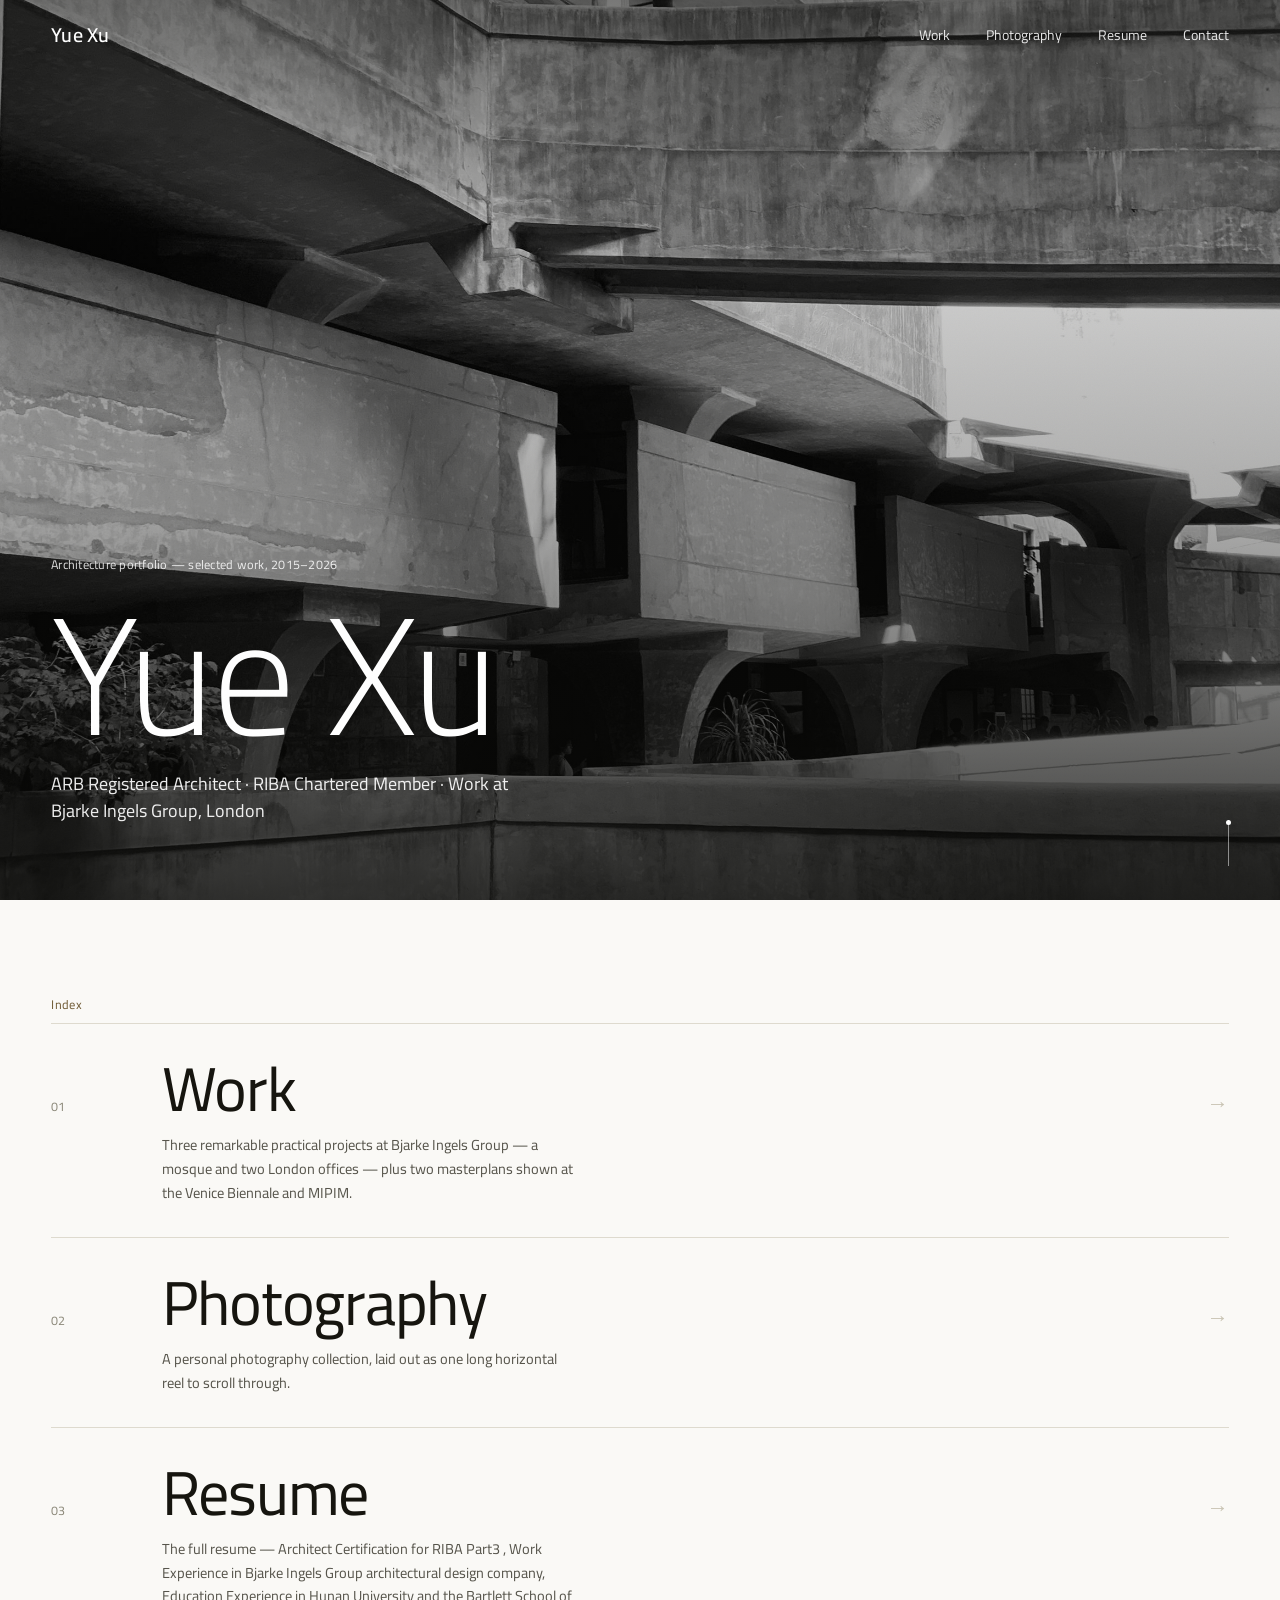
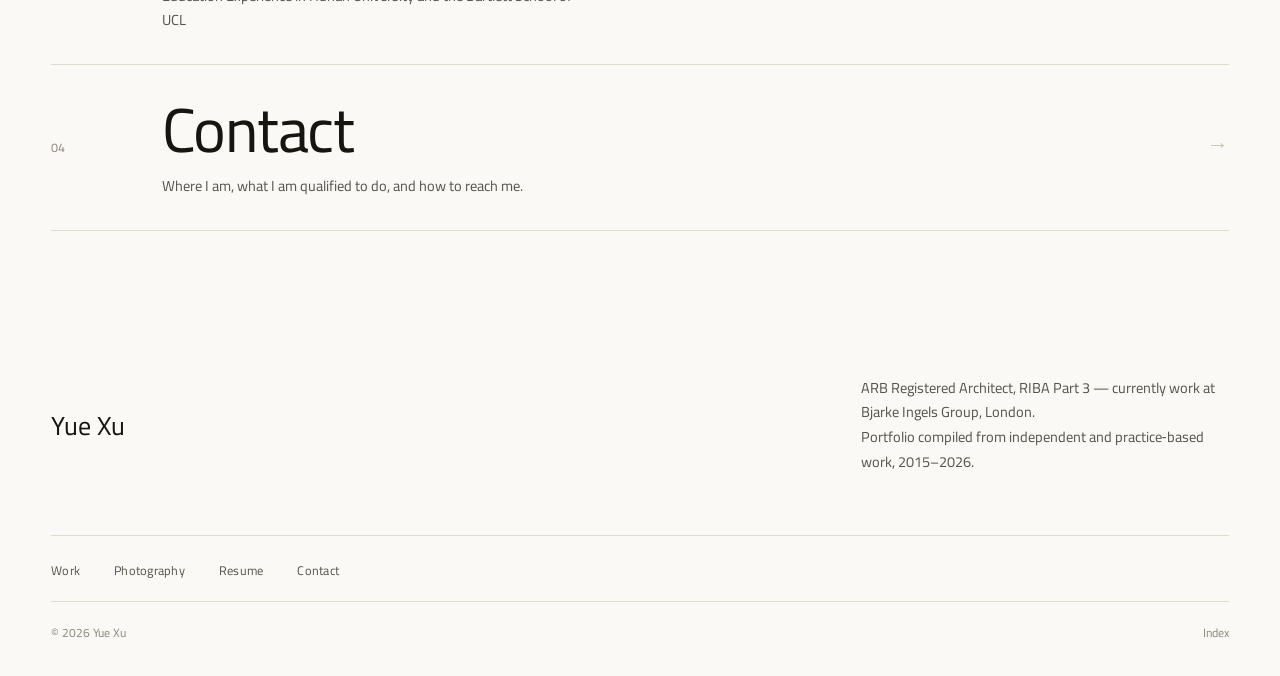
<file: index.html>
<!DOCTYPE html>
<html lang="en">
<head>
<meta charset="UTF-8">
<meta name="viewport" content="width=device-width, initial-scale=1.0">
<title>Yue Xu — Architecture Portfolio</title>
<meta name="description" content="Yue Xu — Architect, RIBA Part 3. Selected work 2015–2026, including BIG projects, plus a personal photography collection.">
<link rel="icon" href="assets/logo_mark.png">
<link rel="preconnect" href="https://fonts.googleapis.com">
<link rel="preconnect" href="https://fonts.gstatic.com" crossorigin>
<link href="https://fonts.googleapis.com/css2?family=Cairo:wght@200;300;400;500;600;700;800;900&display=swap" rel="stylesheet">
<link rel="stylesheet" href="css/style.css">
</head>
<body class="page-hero">

<div class="grain"></div>

<!-- ============ NAV ============ -->
<header class="nav" id="nav">
  <a class="nav-mark" href="index.html" aria-label="Home">
    <span>Yue Xu</span>
  </a>
  <nav class="nav-links">
    <a href="work.html">Work</a>
    <a href="photography.html">Photography</a>
    <a href="resume.html">Resume</a>
    <a href="contact.html">Contact</a>
  </nav>
  <button class="nav-toggle" id="navToggle" aria-label="Menu">
    <span></span><span></span>
  </button>
</header>

<!-- ============ HERO ============ -->
<section class="hero">
  <div class="hero-media">
    <img src="assets/hero-background.jpg" alt="Board-marked concrete beams and cantilevered floors of a brutalist building">
  </div>
  <div class="hero-scrim"></div>
  <div class="hero-content">
    <p class="hero-kicker">Architecture portfolio — selected work, 2015–2026</p>
    <h1 class="hero-title">Yue&nbsp;Xu</h1>
    <p class="hero-role">ARB Registered Architect · RIBA Chartered Member · Work at Bjarke Ingels Group, London</p>
  </div>
  <a class="hero-scroll" href="#navigator" aria-label="Scroll down">
    <span></span>
  </a>
</section>

<!-- ============ NAVIGATOR ============ -->
<section class="navigator" id="navigator">
  <div class="navigator-head">
    <p class="eyebrow">Index</p>
  </div>

  <div class="nav-cards">
    <a class="nav-card" href="work.html">
      <span class="nav-card-index">01</span>
      <span class="nav-card-body">
        <span class="nav-card-title">Work</span>
        <span class="nav-card-desc">Three remarkable practical projects at Bjarke Ingels Group — a mosque and two London offices — plus two masterplans shown at the Venice Biennale and MIPIM.</span>
      </span>
      <span class="nav-card-arrow" aria-hidden="true">→</span>
    </a>

    <a class="nav-card" href="photography.html">
      <span class="nav-card-index">02</span>
      <span class="nav-card-body">
        <span class="nav-card-title">Photography</span>
        <span class="nav-card-desc">A personal photography collection, laid out as one long horizontal reel to scroll through.</span>
      </span>
      <span class="nav-card-arrow" aria-hidden="true">→</span>
    </a>

    <a class="nav-card" href="resume.html">
      <span class="nav-card-index">03</span>
      <span class="nav-card-body">
        <span class="nav-card-title">Resume</span>
        <span class="nav-card-desc">The full resume — Architect Certification for RIBA Part3 , Work Experience in Bjarke Ingels Group architectural design company, Education Experience in Hunan University and the Bartlett School of UCL</span>
      </span>
      <span class="nav-card-arrow" aria-hidden="true">→</span>
    </a>

    <a class="nav-card" href="contact.html">
      <span class="nav-card-index">04</span>
      <span class="nav-card-body">
        <span class="nav-card-title">Contact</span>
        <span class="nav-card-desc">Where I am, what I am qualified to do, and how to reach me.</span>
      </span>
      <span class="nav-card-arrow" aria-hidden="true">→</span>
    </a>
  </div>
</section>

<!-- ============ FOOTER ============ -->
<footer class="site-footer">
  <div class="footer-top">
    <div class="footer-mark">
      <span>Yue Xu</span>
    </div>
    <p class="footer-line">ARB Registered Architect, RIBA Part 3 — currently work at Bjarke Ingels Group, London.<br>Portfolio compiled from independent and practice‑based work, 2015–2026.</p>
  </div>
  <nav class="footer-nav">
    <a href="work.html">Work</a>
    <a href="photography.html">Photography</a>
    <a href="resume.html">Resume</a>
    <a href="contact.html">Contact</a>
  </nav>
  <div class="footer-bottom">
    <span>© 2026 Yue Xu</span>
    <a href="index.html" aria-current="page">Index</a>
  </div>
</footer>

<script src="js/data.js"></script>
<script src="js/main.js"></script>
</body>
</html>
</file>
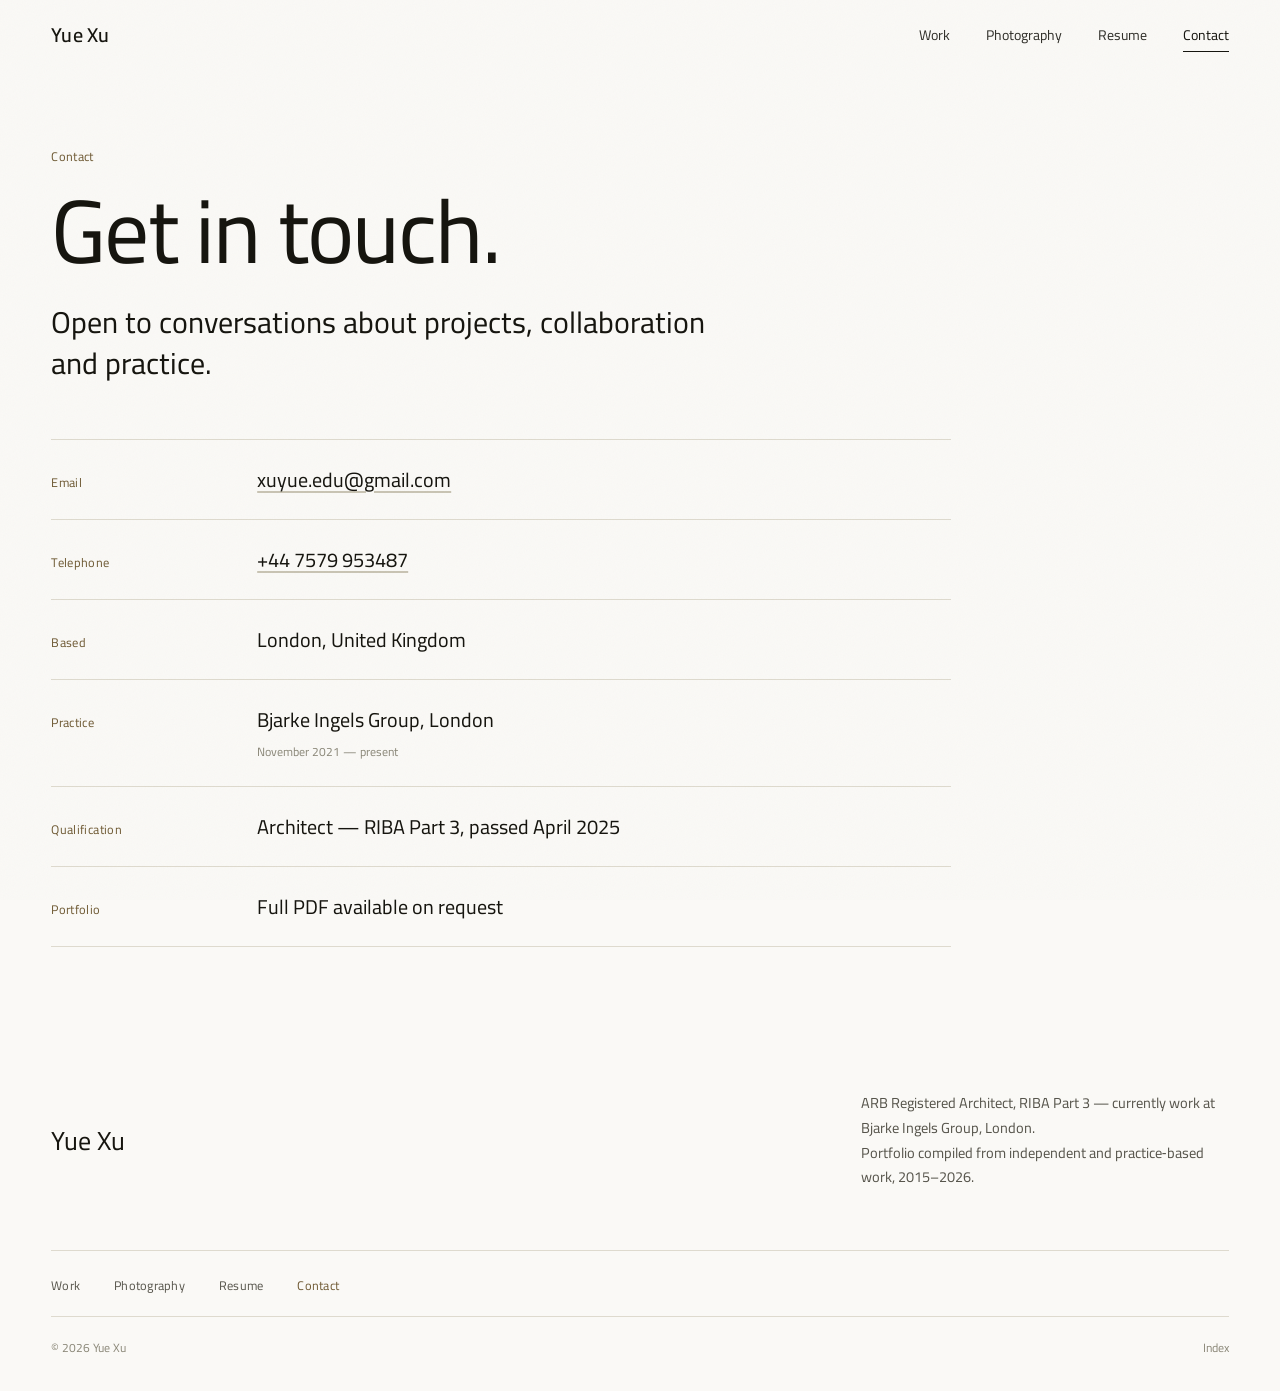
<file: contact.html>
<!DOCTYPE html>
<html lang="en">
<head>
<meta charset="UTF-8">
<meta name="viewport" content="width=device-width, initial-scale=1.0">
<title>Contact — Yue Xu</title>
<meta name="description" content="Contact Yue Xu — architect, RIBA Part 3, based in London.">
<link rel="icon" href="assets/logo_mark.png">
<link rel="preconnect" href="https://fonts.googleapis.com">
<link rel="preconnect" href="https://fonts.gstatic.com" crossorigin>
<link href="https://fonts.googleapis.com/css2?family=Cairo:wght@200;300;400;500;600;700;800;900&display=swap" rel="stylesheet">
<link rel="stylesheet" href="css/style.css">
</head>
<body>

<div class="grain"></div>

<!-- ============ NAV ============ -->
<header class="nav" id="nav">
  <a class="nav-mark" href="index.html" aria-label="Home">
    <span>Yue Xu</span>
  </a>
  <nav class="nav-links">
    <a href="work.html">Work</a>
    <a href="photography.html">Photography</a>
    <a href="resume.html">Resume</a>
    <a href="contact.html" class="is-active" aria-current="page">Contact</a>
  </nav>
  <button class="nav-toggle" id="navToggle" aria-label="Menu">
    <span></span><span></span>
  </button>
</header>

<!-- ============ PAGE HEAD ============ -->
<div class="page-head">
  <p class="eyebrow">Contact</p>
  <h1>Get in touch.</h1>
  <p class="page-lede">Open to conversations about projects, collaboration and practice.</p>
</div>

<!-- ============ CONTACT ============ -->
<section class="contact">
  <dl class="contact-list">
    <div class="contact-row">
      <dt>Email</dt>
      <dd><a href="mailto:xuyue.edu@gmail.com">xuyue.edu@gmail.com</a></dd>
    </div>
    <div class="contact-row">
      <dt>Telephone</dt>
      <dd><a href="tel:+447579953487">+44 7579 953487</a></dd>
    </div>
    <div class="contact-row">
      <dt>Based</dt>
      <dd>London, United Kingdom</dd>
    </div>
    <div class="contact-row">
      <dt>Practice</dt>
      <dd>Bjarke Ingels Group, London
        <small>November 2021 — present</small>
      </dd>
    </div>
    <div class="contact-row">
      <dt>Qualification</dt>
      <dd>Architect — RIBA Part 3, passed April 2025</dd>
    </div>
    <div class="contact-row">
      <dt>Portfolio</dt>
      <dd>Full PDF available on request</dd>
    </div>
  </dl>
</section>

<!-- ============ FOOTER ============ -->
<footer class="site-footer">
  <div class="footer-top">
    <div class="footer-mark">
      <span>Yue Xu</span>
    </div>
    <p class="footer-line">ARB Registered Architect, RIBA Part 3 — currently work at Bjarke Ingels Group, London.<br>Portfolio compiled from independent and practice‑based work, 2015–2026.</p>
  </div>
  <nav class="footer-nav">
    <a href="work.html">Work</a>
    <a href="photography.html">Photography</a>
    <a href="resume.html">Resume</a>
    <a href="contact.html" aria-current="page">Contact</a>
  </nav>
  <div class="footer-bottom">
    <span>© 2026 Yue Xu</span>
    <a href="index.html">Index</a>
  </div>
</footer>

<script src="js/data.js"></script>
<script src="js/main.js"></script>
</body>
</html>
</file>
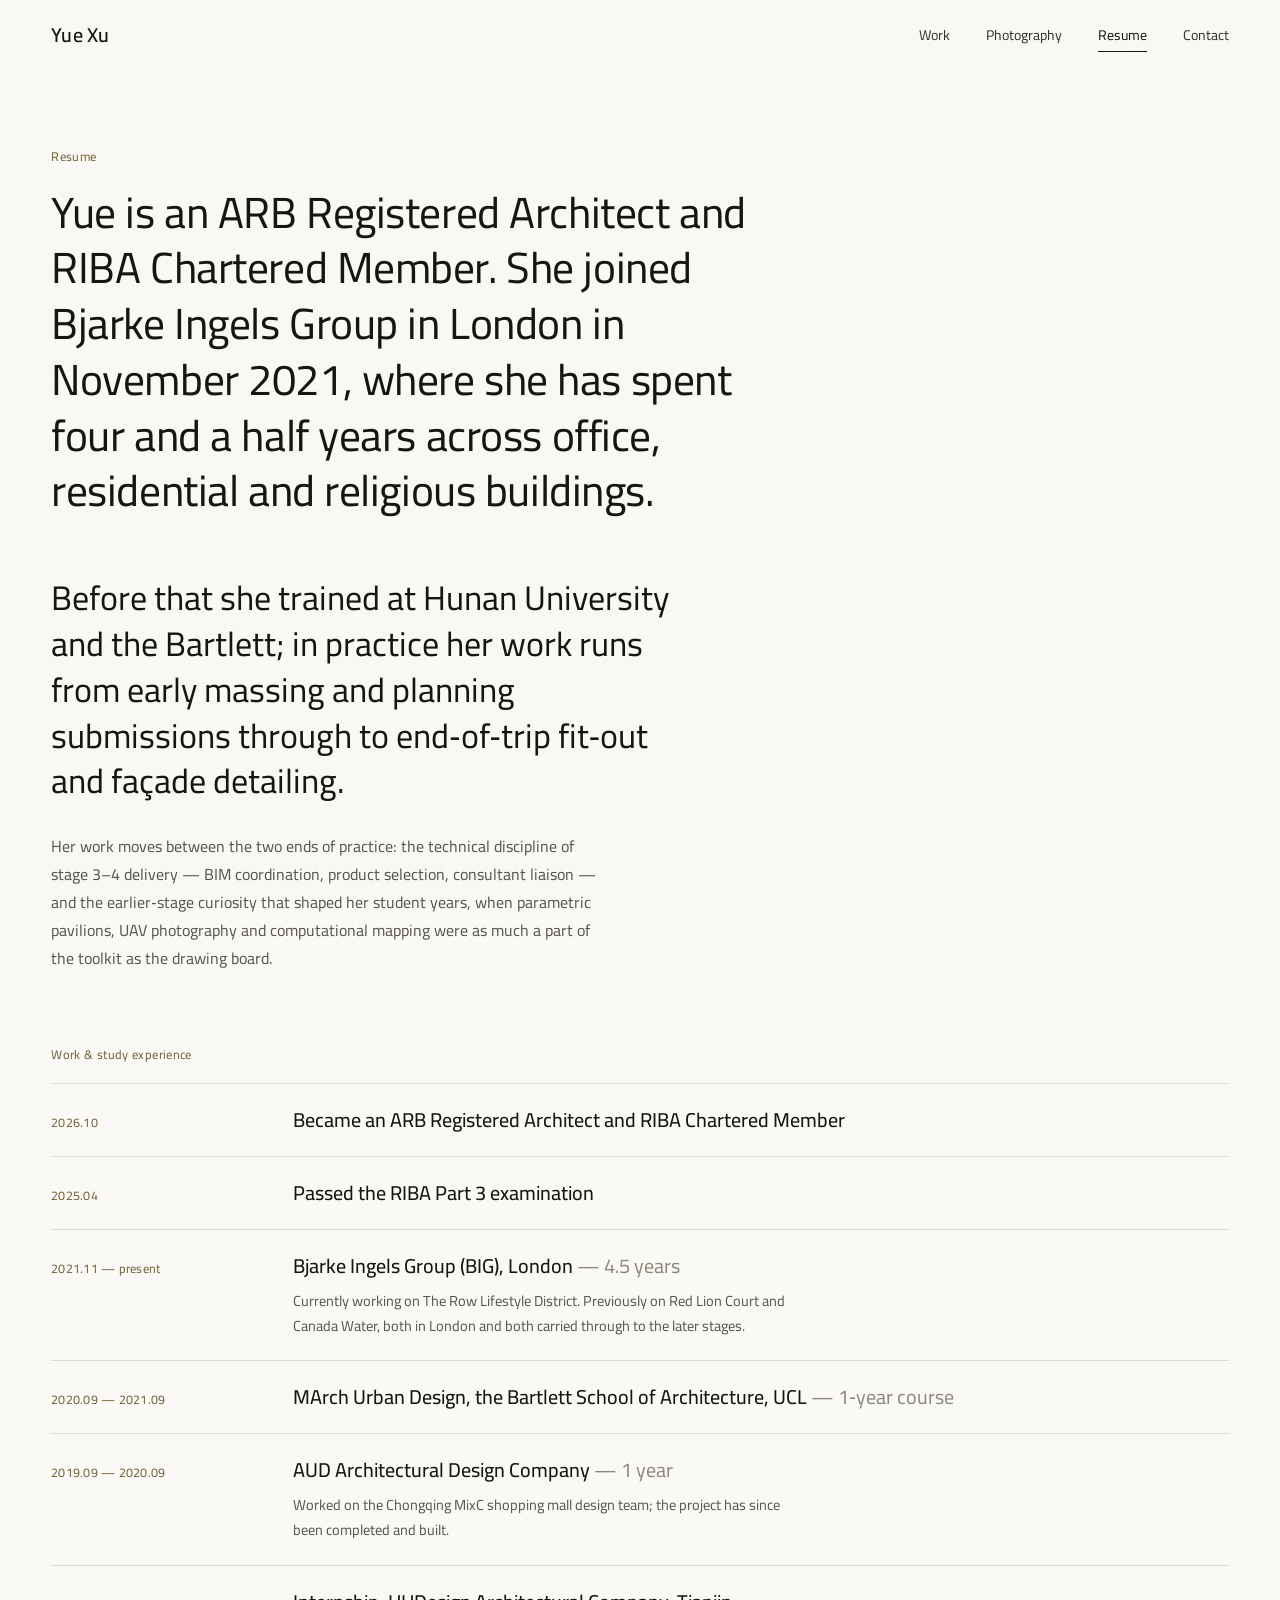
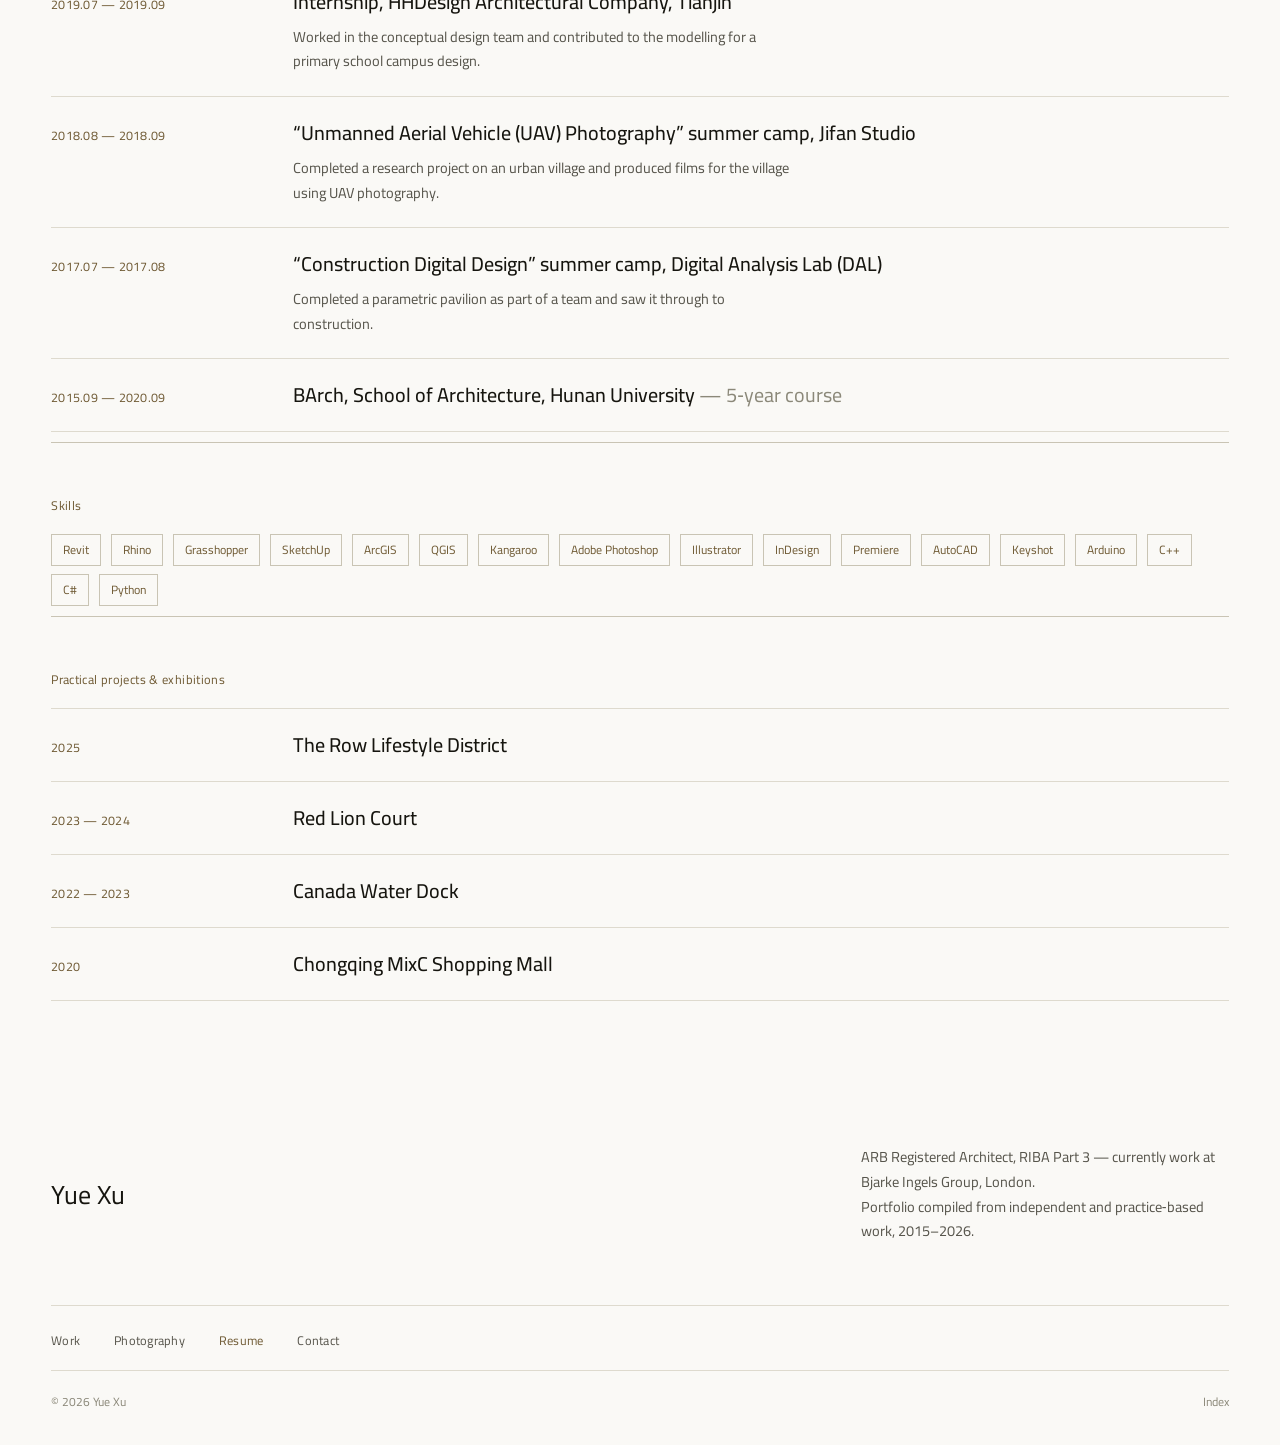
<file: resume.html>
<!DOCTYPE html>
<html lang="en">
<head>
<meta charset="UTF-8">
<meta name="viewport" content="width=device-width, initial-scale=1.0">
<title>Resume — Yue Xu</title>
<meta name="description" content="Resume of Yue Xu — Hunan University and the Bartlett, four and a half years at Bjarke Ingels Group, RIBA Part 3 qualified April 2025.">
<link rel="icon" href="assets/logo_mark.png">
<link rel="preconnect" href="https://fonts.googleapis.com">
<link rel="preconnect" href="https://fonts.gstatic.com" crossorigin>
<link href="https://fonts.googleapis.com/css2?family=Cairo:wght@200;300;400;500;600;700;800;900&display=swap" rel="stylesheet">
<link rel="stylesheet" href="css/style.css">
</head>
<body>

<div class="grain"></div>

<!-- ============ NAV ============ -->
<header class="nav" id="nav">
  <a class="nav-mark" href="index.html" aria-label="Home">
    <span>Yue Xu</span>
  </a>
  <nav class="nav-links">
    <a href="work.html">Work</a>
    <a href="photography.html">Photography</a>
    <a href="resume.html" class="is-active" aria-current="page">Resume</a>
    <a href="contact.html">Contact</a>
  </nav>
  <button class="nav-toggle" id="navToggle" aria-label="Menu">
    <span></span><span></span>
  </button>
</header>

<!-- ============ PAGE HEAD ============ -->
<div class="page-head">
  <p class="eyebrow">Resume</p>
  <h1 class="h1-statement">Yue is an ARB Registered Architect and RIBA Chartered Member. She joined Bjarke Ingels Group in London in November 2021, where she has spent four and a half years across office, residential and religious buildings.</h1>
</div>

<!-- ============ INTRO ============ -->
<section class="intro">
  <p class="intro-lede">Before that she trained at Hunan University and the Bartlett; in practice her work runs from early massing and planning submissions through to end‑of‑trip fit‑out and façade detailing.</p>
  <p class="intro-body">Her work moves between the two ends of practice: the technical discipline of stage 3–4 delivery — BIM coordination, product selection, consultant liaison — and the earlier‑stage curiosity that shaped her student years, when parametric pavilions, UAV photography and computational mapping were as much a part of the toolkit as the drawing board.</p>
</section>

<!-- ============ CV ============ -->
<section class="cv">

  <div class="cv-block">
    <p class="eyebrow">Work &amp; study experience</p>
    <ol class="cv-list">

      <li class="cv-row">
        <span class="cv-date">2026.10</span>
        <div>
          <h3 class="cv-title">Became an ARB Registered Architect and RIBA Chartered Member</h3>
        </div>
      </li>

      <li class="cv-row">
        <span class="cv-date">2025.04</span>
        <div>
          <h3 class="cv-title">Passed the RIBA Part 3 examination</h3>
        </div>
      </li>

      <li class="cv-row">
        <span class="cv-date">2021.11 — present</span>
        <div>
          <h3 class="cv-title">Bjarke Ingels Group (BIG), London <em>— 4.5 years</em></h3>
          <p class="cv-note">Currently working on The Row Lifestyle District. Previously on Red Lion Court and Canada Water, both in London and both carried through to the later stages.</p>
        </div>
      </li>

      <li class="cv-row">
        <span class="cv-date">2020.09 — 2021.09</span>
        <div>
          <h3 class="cv-title">MArch Urban Design, the Bartlett School of Architecture, UCL <em>— 1‑year course</em></h3>
        </div>
      </li>

      <li class="cv-row">
        <span class="cv-date">2019.09 — 2020.09</span>
        <div>
          <h3 class="cv-title">AUD Architectural Design Company <em>— 1 year</em></h3>
          <p class="cv-note">Worked on the Chongqing MixC shopping mall design team; the project has since been completed and built.</p>
        </div>
      </li>

      <li class="cv-row">
        <span class="cv-date">2019.07 — 2019.09</span>
        <div>
          <h3 class="cv-title">Internship, HHDesign Architectural Company, Tianjin</h3>
          <p class="cv-note">Worked in the conceptual design team and contributed to the modelling for a primary school campus design.</p>
        </div>
      </li>

      <li class="cv-row">
        <span class="cv-date">2018.08 — 2018.09</span>
        <div>
          <h3 class="cv-title">“Unmanned Aerial Vehicle (UAV) Photography” summer camp, Jifan Studio</h3>
          <p class="cv-note">Completed a research project on an urban village and produced films for the village using UAV photography.</p>
        </div>
      </li>

      <li class="cv-row">
        <span class="cv-date">2017.07 — 2017.08</span>
        <div>
          <h3 class="cv-title">“Construction Digital Design” summer camp, Digital Analysis Lab (DAL)</h3>
          <p class="cv-note">Completed a parametric pavilion as part of a team and saw it through to construction.</p>
        </div>
      </li>

      <li class="cv-row">
        <span class="cv-date">2015.09 — 2020.09</span>
        <div>
          <h3 class="cv-title">BArch, School of Architecture, Hunan University <em>— 5‑year course</em></h3>
        </div>
      </li>

    </ol>
  </div>

  <div class="cv-block">
    <p class="eyebrow">Skills</p>
    <ul class="skill-list">
      <li>Revit</li>
      <li>Rhino</li>
      <li>Grasshopper</li>
      <li>SketchUp</li>
      <li>ArcGIS</li>
      <li>QGIS</li>
      <li>Kangaroo</li>
      <li>Adobe Photoshop</li>
      <li>Illustrator</li>
      <li>InDesign</li>
      <li>Premiere</li>
      <li>AutoCAD</li>
      <li>Keyshot</li>
      <li>Arduino</li>
      <li>C++</li>
      <li>C#</li>
      <li>Python</li>
    </ul>
  </div>

  <div class="cv-block">
    <p class="eyebrow">Practical projects &amp; exhibitions</p>
    <ol class="cv-list">
      <li class="cv-row">
        <span class="cv-date">2025</span>
        <div><h3 class="cv-title">The Row Lifestyle District</h3></div>
      </li>
      <li class="cv-row">
        <span class="cv-date">2023 — 2024</span>
        <div><h3 class="cv-title">Red Lion Court</h3></div>
      </li>
      <li class="cv-row">
        <span class="cv-date">2022 — 2023</span>
        <div><h3 class="cv-title">Canada Water Dock</h3></div>
      </li>
      <li class="cv-row">
        <span class="cv-date">2020</span>
        <div><h3 class="cv-title">Chongqing MixC Shopping Mall</h3></div>
      </li>
    </ol>
  </div>

</section>

<!-- ============ FOOTER ============ -->
<footer class="site-footer">
  <div class="footer-top">
    <div class="footer-mark">
      <span>Yue Xu</span>
    </div>
    <p class="footer-line">ARB Registered Architect, RIBA Part 3 — currently work at Bjarke Ingels Group, London.<br>Portfolio compiled from independent and practice‑based work, 2015–2026.</p>
  </div>
  <nav class="footer-nav">
    <a href="work.html">Work</a>
    <a href="photography.html">Photography</a>
    <a href="resume.html" aria-current="page">Resume</a>
    <a href="contact.html">Contact</a>
  </nav>
  <div class="footer-bottom">
    <span>© 2026 Yue Xu</span>
    <a href="index.html">Index</a>
  </div>
</footer>

<script src="js/data.js"></script>
<script src="js/main.js"></script>
</body>
</html>
</file>
<file: css/style.css>
/* ===================================================================
   Yue Xu — Architecture Portfolio
   Tokens
=================================================================== */
:root{
  --bg: #FAF9F6;
  --paper: #F3F1EB;
  --ink: #16150F;
  --ink-soft: #57554C;
  --ink-faint: #8B8879;
  --line: #DEDACE;
  --line-strong: #C9C4B4;
  --stone: #9C8354;
  --stone-deep: #6F5A34;
  --panel: #121109;
  --panel-text: #EDE9DD;
  --panel-line: #34321F;
  --panel-soft: #A7A38E;

  /* single typeface across the whole site — the three roles are kept
     as tokens so weight/letterspacing rules below still read clearly */
  --serif: "Cairo", -apple-system, BlinkMacSystemFont, "Segoe UI", sans-serif;
  --sans: "Cairo", -apple-system, BlinkMacSystemFont, "Segoe UI", sans-serif;
  --mono: "Cairo", -apple-system, BlinkMacSystemFont, "Segoe UI", sans-serif;

  --gutter: clamp(20px, 4vw, 64px);
  --maxw: 1440px;
}

*{ box-sizing: border-box; }
html{ scroll-behavior: smooth; }

@media (prefers-reduced-motion: reduce){
  html{ scroll-behavior: auto; }
  *{ animation-duration: 0.001ms !important; transition-duration: 0.001ms !important; }
}

body{
  margin: 0;
  background: var(--bg);
  color: var(--ink);
  font-family: var(--sans);
  font-size: 16px;
  line-height: 1.5;
  -webkit-font-smoothing: antialiased;
}

img{ max-width: 100%; display: block; }
a{ color: inherit; text-decoration: none; }

::selection{ background: var(--stone); color: #fff; }

/* faint paper grain, purely decorative, static */
.grain{
  position: fixed; inset: 0; pointer-events: none; z-index: 999;
  opacity: 0.035; mix-blend-mode: multiply;
  background-image: url("data:image/svg+xml,%3Csvg xmlns='http://www.w3.org/2000/svg' width='120' height='120'%3E%3Cfilter id='n'%3E%3CfeTurbulence type='fractalNoise' baseFrequency='0.9' numOctaves='2' stitchTiles='stitch'/%3E%3C/filter%3E%3Crect width='100%25' height='100%25' filter='url(%23n)'/%3E%3C/svg%3E");
}

.eyebrow{
  font-family: var(--mono);
  font-size: 12.5px;
  letter-spacing: 0.03em;
  color: var(--stone-deep);
  margin: 0 0 18px;
}

/* ===================================================================
   Nav
=================================================================== */
.nav{
  position: fixed; top: 0; left: 0; right: 0; z-index: 500;
  display: flex; align-items: center; justify-content: space-between;
  padding: 20px var(--gutter);
  transition: background 0.35s ease, border-color 0.35s ease, padding 0.35s ease;
  border-bottom: 1px solid transparent;
}
.nav.is-scrolled{
  background: rgba(250,249,246,0.88);
  backdrop-filter: blur(10px);
  border-bottom-color: var(--line);
  padding-top: 14px; padding-bottom: 14px;
}
.nav-mark{
  display: flex; align-items: center; gap: 10px;
  font-family: var(--serif); font-size: 20px; font-weight: 600; letter-spacing: 0.01em;
  color: var(--ink);
}

.nav-links{ display: flex; gap: 36px; }
.nav-links a{
  font-size: 14px; color: var(--ink); opacity: 0.88;
  transition: opacity 0.2s ease, color 0.35s ease;
  position: relative;
}
.nav-links a:hover{ opacity: 1; }
.nav-links a::after{
  content:""; position: absolute; left:0; right:0; bottom:-6px; height: 1px;
  background: currentColor; transform: scaleX(0); transform-origin: left;
  transition: transform 0.25s ease;
}
.nav-links a:hover::after{ transform: scaleX(1); }
.nav-links a.is-active{ opacity: 1; }
.nav-links a.is-active::after{ transform: scaleX(1); }

/* index.html only — the nav floats over the dark hero photo until it sticks */
body.page-hero .nav:not(.is-scrolled) .nav-mark,
body.page-hero .nav:not(.is-scrolled) .nav-links a{ color: #fff; }
body.page-hero .nav:not(.is-scrolled) .nav-toggle span{ background: #fff; }

.nav-toggle{ display: none; background: none; border: none; cursor: pointer; padding: 8px; }
.nav-toggle span{
  display: block; width: 22px; height: 1px; background: var(--ink); margin: 5px 0;
  transition: background 0.3s ease;
}

/* ===================================================================
   Hero
=================================================================== */
.hero{
  position: relative;
  height: 100vh; min-height: 560px;
  overflow: hidden;
  color: #fff;
  background: #2A2A28;
}
.hero-media{ position: absolute; inset: 0; }
.hero-media img{
  width: 100%; height: 100%; object-fit: cover;
  transform: scale(1.03);
}
/* the background photo is light concrete, so the scrim has to do real
   work at the top (nav) and bottom (title) for the type to hold up */
.hero-scrim{
  position: absolute; inset: 0;
  background:
    linear-gradient(180deg, rgba(12,12,10,0.55) 0%, rgba(12,12,10,0.18) 28%, rgba(12,12,10,0.34) 58%, rgba(10,10,8,0.82) 100%);
}
.hero-content{
  position: absolute; left: var(--gutter); right: var(--gutter); bottom: 76px;
}
.hero-kicker{
  font-family: var(--mono); font-size: 12.5px; letter-spacing: 0.02em;
  opacity: 0.86; margin: 0 0 18px;
}
.hero-title{
  font-family: var(--serif); font-weight: 300; font-style: normal;
  font-size: clamp(64px, 13vw, 168px);
  line-height: 0.98; margin: 0 0 14px; letter-spacing: -0.02em;
}
.hero-role{ font-size: clamp(14px, 1.6vw, 18px); opacity: 0.92; max-width: 46ch; margin: 0; }

.hero-scroll{
  position: absolute; right: var(--gutter); bottom: 34px;
  width: 1px; height: 46px; background: rgba(255,255,255,0.5);
}
.hero-scroll span{
  position: absolute; top: 0; left: -2px; width: 5px; height: 5px; border-radius: 50%;
  background: #fff; animation: scrollDot 2.2s ease-in-out infinite;
}
@keyframes scrollDot{
  0%{ top: 0; opacity: 1; }
  80%{ opacity: 1; }
  100%{ top: 100%; opacity: 0; }
}

/* ===================================================================
   Home — navigator
=================================================================== */
.navigator{
  max-width: var(--maxw); margin: 0 auto;
  padding: 96px var(--gutter) 40px;
}
/* just the eyebrow label now, so it sits tight above the cards */
.navigator-head{ margin-bottom: 8px; }
.navigator-head .eyebrow{ margin-bottom: 0; }

.nav-cards{ border-top: 1px solid var(--line); }
.nav-card{
  display: grid; grid-template-columns: 72px 1fr auto;
  align-items: baseline; gap: clamp(12px, 3vw, 40px);
  padding: 32px 0; border-bottom: 1px solid var(--line);
  transition: padding-left 0.35s cubic-bezier(.2,.7,.2,1);
}
.nav-card:hover{ padding-left: 12px; }
.nav-card-index{
  font-family: var(--mono); font-size: 12.5px; color: var(--ink-faint);
}
.nav-card-title{
  display: block;
  font-family: var(--serif); font-weight: 400; font-size: clamp(30px, 5vw, 62px);
  line-height: 1.05; letter-spacing: -0.02em; color: var(--ink);
  transition: color 0.3s ease;
}
.nav-card:hover .nav-card-title{ color: var(--stone-deep); }
.nav-card-desc{
  display: block; font-size: 14.5px; line-height: 1.65;
  color: var(--ink-soft); max-width: 52ch; margin-top: 12px;
}
.nav-card-arrow{
  font-family: var(--sans); font-size: 22px; color: var(--line-strong);
  transition: transform 0.35s cubic-bezier(.2,.7,.2,1), color 0.3s ease;
}
.nav-card:hover .nav-card-arrow{ transform: translateX(8px); color: var(--stone); }

/* ===================================================================
   Sub-page heads
=================================================================== */
.page-head{
  max-width: var(--maxw); margin: 0 auto;
  padding: 148px var(--gutter) 0;
}
.page-head--tight{ padding-bottom: 0; }
.page-head h1{
  font-family: var(--serif); font-weight: 400;
  font-size: clamp(40px, 7vw, 92px); line-height: 1.02; letter-spacing: -0.02em;
  margin: 0; color: var(--ink); max-width: 24ch;
}
/* a full sentence as the page title, rather than a one-word label */
.page-head h1.h1-statement{
  font-size: clamp(25px, 3.4vw, 44px); line-height: 1.28; letter-spacing: -0.01em;
  max-width: 30ch;
}
.page-lede{
  font-family: var(--serif); font-size: clamp(20px, 2.6vw, 30px); line-height: 1.35;
  color: var(--ink); max-width: 40ch; margin: 26px 0 0;
}

/* ===================================================================
   Intro
=================================================================== */
.intro{
  padding: 56px var(--gutter) 24px;   /* .page-head supplies the top space */
  max-width: var(--maxw); margin: 0 auto;
}
.intro-lede{
  font-family: var(--serif); font-size: clamp(24px, 3vw, 34px); line-height: 1.35;
  margin: 0 0 28px; color: var(--ink); max-width: 34ch;
}
.intro-body{
  font-size: 16px; line-height: 1.75; color: var(--ink-soft); max-width: 62ch; margin: 0;
}

/* ===================================================================
   CV — dated rows, skills, exhibitions  (about.html)
=================================================================== */
.cv{ max-width: var(--maxw); margin: 0 auto; padding: 40px var(--gutter) 30px; }

.cv-block{ padding: 54px 0 10px; border-top: 1px solid var(--line-strong); }
.cv-block:first-child{ border-top: none; padding-top: 10px; }

.cv-list{ list-style: none; margin: 0; padding: 0; }
.cv-row{
  display: grid; grid-template-columns: 210px 1fr; gap: 6px 32px;
  padding: 22px 0; border-bottom: 1px solid var(--line);
  align-items: baseline;
}
.cv-list .cv-row:first-child{ border-top: 1px solid var(--line); }
.cv-date{
  font-family: var(--mono); font-size: 12.5px; letter-spacing: 0.02em;
  color: var(--stone-deep); white-space: nowrap;
}
.cv-title{
  font-size: clamp(16px, 1.9vw, 20px); font-weight: 500; line-height: 1.4;
  margin: 0; color: var(--ink);
}
.cv-title em{ font-style: normal; font-weight: 400; color: var(--ink-faint); }
.cv-note{
  font-size: 14.5px; line-height: 1.7; color: var(--ink-soft);
  max-width: 62ch; margin: 9px 0 0;
}

.skill-list{
  display: flex; flex-wrap: wrap; gap: 8px 10px;
  list-style: none; margin: 0; padding: 0;
}
.skill-list li{
  font-family: var(--mono); font-size: 12px; color: var(--stone-deep);
  border: 1px solid var(--line-strong); padding: 6px 11px;
}

/* ===================================================================
   Work / Projects
=================================================================== */
.work{ padding: 0 var(--gutter) 40px; max-width: var(--maxw); margin: 0 auto; }

.projects{ display: flex; flex-direction: column; }

.project{
  display: grid; grid-template-columns: 1fr 1fr; align-items: center;
  gap: clamp(28px, 5vw, 80px);
  padding: 70px 0; border-top: 1px solid var(--line);
}
.project:last-child{ border-bottom: 1px solid var(--line); }
.project--reverse .project-media{ order: 2; }
.project--reverse .project-text{ order: 1; }

.project-media{
  position: relative; overflow: hidden; background: var(--paper);
  aspect-ratio: 4 / 5; cursor: pointer;
}
.project-media img{
  width: 100%; height: 100%; object-fit: cover;
  transition: transform 0.7s cubic-bezier(.2,.7,.2,1);
}
.project-media:hover img{ transform: scale(1.045); }
.view-tag{
  position: absolute; left: 16px; bottom: 16px;
  font-family: var(--mono); font-size: 11.5px; color: #fff;
  background: rgba(15,14,9,0.6); backdrop-filter: blur(4px);
  padding: 6px 10px; letter-spacing: 0.02em;
  opacity: 0; transform: translateY(6px);
  transition: opacity 0.25s ease, transform 0.25s ease;
}
.project-media:hover .view-tag{ opacity: 1; transform: translateY(0); }
.project-media .count-tag{
  position: absolute; right: 16px; top: 16px;
  font-family: var(--mono); font-size: 11px; color: var(--ink);
  background: rgba(250,249,246,0.85);
  padding: 5px 9px;
}

.project-index{
  font-family: var(--mono); font-size: 13px; color: var(--ink-faint); margin: 0 0 14px;
}
.project-title{
  font-family: var(--serif); font-weight: 400; font-size: clamp(28px, 3.4vw, 42px);
  line-height: 1.1; margin: 0 0 16px; color: var(--ink);
}
.project-meta{
  display: flex; flex-wrap: wrap; gap: 8px 10px; margin-bottom: 20px;
}
.project-meta span{
  font-family: var(--mono); font-size: 12px; color: var(--stone-deep);
  border: 1px solid var(--line-strong); padding: 5px 10px;
}
.project-desc{
  font-size: 15.5px; line-height: 1.75; color: var(--ink-soft);
  max-width: 52ch; margin: 0 0 20px;
}
.project-press{
  display: inline-flex; align-items: center; gap: 8px;
  font-family: var(--mono); font-size: 12.5px; color: var(--stone-deep);
  border-top: 1px solid var(--line); padding-top: 14px; margin-top: 6px;
}
.project-press a{ text-decoration: underline; text-underline-offset: 3px; }
.project-press a:hover{ color: var(--ink); }

/* ===================================================================
   Exhibition — second category on work.html
=================================================================== */
.section-head{
  max-width: var(--maxw); margin: 0 auto;
  padding: 76px var(--gutter) 30px;
}
.section-head h2{
  font-family: var(--serif); font-weight: 400; font-size: clamp(24px, 3.2vw, 38px);
  line-height: 1.25; margin: 0; max-width: 46ch; color: var(--ink);
}

.exhibition{ padding: 0 var(--gutter) 40px; max-width: var(--maxw); margin: 0 auto; }
.exhibits{ display: flex; flex-direction: column; }

.exhibit{ padding: 46px 0; border-top: 1px solid var(--line); }
.exhibit:last-child{ border-bottom: 1px solid var(--line); }

.exhibit-media{
  position: relative; overflow: hidden; background: var(--paper);
  aspect-ratio: 16 / 9; cursor: pointer;
}
.exhibit-media img{
  width: 100%; height: 100%; object-fit: cover;
  transition: transform 0.7s cubic-bezier(.2,.7,.2,1);
}
.exhibit-media:hover img{ transform: scale(1.03); }
.exhibit-media:hover .view-tag{ opacity: 1; transform: translateY(0); }

.exhibit-text{
  display: grid; grid-template-columns: 1fr 1.25fr; gap: clamp(24px, 5vw, 72px);
  padding-top: 30px;
}

/* ===================================================================
   Photography rail — photography.html
=================================================================== */
.photos{ padding: 52px 0 84px; }
/* sits inside .page-head, so gutters come from there */
.photos-hint{
  font-family: var(--mono); font-size: 12px; letter-spacing: 0.02em;
  color: var(--panel-soft); margin: 24px 0 0;
}

/* ---- horizontal rail ---- */
.photo-rail{ position: relative; }

.photo-track{
  display: flex; gap: 14px;
  overflow-x: auto; overflow-y: hidden;
  padding: 4px var(--gutter) 0;
  scroll-snap-type: x proximity;
  scroll-padding-left: var(--gutter);
  overscroll-behavior-x: contain;
  scrollbar-width: none;              /* the progress bar below stands in */
  cursor: grab;
}
.photo-track::-webkit-scrollbar{ display: none; }
.photo-track.is-dragging{ cursor: grabbing; scroll-snap-type: none; scroll-behavior: auto; }
.photo-track:focus-visible{ outline: 2px solid var(--stone); outline-offset: 6px; }

.photo-frame{
  flex: 0 0 auto; margin: 0;
  scroll-snap-align: start;
  cursor: pointer;
}
.photo-frame img{
  display: block;
  height: clamp(240px, 52vh, 520px);
  width: auto; max-width: none;       /* uniform height, natural widths */
  min-width: 180px;                   /* holds space before the file loads */
  background: #1C1A12;
  transition: opacity 0.3s ease, filter 0.5s ease;
}
.photo-track:hover .photo-frame img{ opacity: 0.55; }
.photo-track:hover .photo-frame:hover img{ opacity: 1; }
.photo-track.is-dragging .photo-frame img,
.photo-track.is-dragging .photo-frame:hover img{ opacity: 1; }

.photo-frame figcaption{
  display: flex; gap: 10px; align-items: baseline;
  font-family: var(--mono); font-size: 11.5px; letter-spacing: 0.02em;
  color: var(--panel-soft); padding-top: 12px;
}
.photo-num{ color: var(--stone); }

/* ---- arrows ---- */
.rail-btn{
  position: absolute; top: calc(50% - 16px); transform: translateY(-50%);
  z-index: 3; width: 46px; height: 46px; border-radius: 50%;
  border: 1px solid rgba(237,233,221,0.28);
  background: rgba(18,17,9,0.72); backdrop-filter: blur(6px);
  color: var(--panel-text); font-family: var(--sans); font-size: 24px; line-height: 1;
  display: flex; align-items: center; justify-content: center;
  cursor: pointer; transition: opacity 0.25s ease, background 0.25s ease, border-color 0.25s ease;
}
.rail-btn:hover{ background: rgba(18,17,9,0.92); border-color: var(--stone); }
.rail-btn:disabled{ opacity: 0; pointer-events: none; }
.rail-btn--prev{ left: max(10px, calc(var(--gutter) - 58px)); }
.rail-btn--next{ right: max(10px, calc(var(--gutter) - 58px)); }

/* ---- progress bar ---- */
.photo-progress{
  max-width: var(--maxw); margin: 34px auto 0; padding: 0 var(--gutter);
  height: 1px; position: relative;
  background: var(--panel-line);
  background-clip: content-box;       /* keep the line inside the gutters */
}
.photo-progress span{
  position: absolute; left: var(--gutter); right: var(--gutter); top: 0; height: 1px;
  background: var(--stone); transform-origin: left; transform: scaleX(0.04);
  transition: transform 0.15s linear;
}

/* ===================================================================
   Contact
=================================================================== */
.contact{
  max-width: var(--maxw); margin: 0 auto;
  padding: 56px var(--gutter) 40px;
}
.contact-list{ margin: 0; border-top: 1px solid var(--line); max-width: 900px; }
.contact-row{
  display: grid; grid-template-columns: 190px 1fr; gap: 16px;
  padding: 24px 0; border-bottom: 1px solid var(--line);
  align-items: baseline;
}
.contact-row dt{
  font-family: var(--mono); font-size: 12.5px; letter-spacing: 0.03em;
  color: var(--stone-deep);
}
.contact-row dd{
  margin: 0; font-size: clamp(16px, 1.8vw, 20px); line-height: 1.55; color: var(--ink);
}
.contact-row dd a{
  text-decoration: underline; text-underline-offset: 4px;
  text-decoration-color: var(--line-strong);
  transition: text-decoration-color 0.25s ease;
}
.contact-row dd a:hover{ text-decoration-color: var(--stone); }
.contact-row dd small{
  display: block; font-family: var(--mono); font-size: 12px;
  color: var(--ink-faint); margin-top: 8px;
}

/* ===================================================================
   Footer
=================================================================== */
.site-footer{ padding: 90px var(--gutter) 34px; max-width: var(--maxw); margin: 0 auto; }
.footer-top{
  display: flex; flex-wrap: wrap; justify-content: space-between; gap: 30px;
  padding-bottom: 46px; border-bottom: 1px solid var(--line);
}
.footer-mark{ display: flex; align-items: center; gap: 10px; font-family: var(--serif); font-size: 26px; }
.footer-line{ font-size: 14.5px; line-height: 1.7; color: var(--ink-soft); max-width: 46ch; }

.footer-nav{
  display: flex; flex-wrap: wrap; gap: 8px 34px;
  padding: 26px 0 20px; border-bottom: 1px solid var(--line);
  font-family: var(--mono); font-size: 12.5px; letter-spacing: 0.02em;
  color: var(--ink-soft);
}
.footer-nav a{ position: relative; }
.footer-nav a:hover{ color: var(--ink); }
.footer-nav a[aria-current="page"]{ color: var(--stone-deep); }

.footer-bottom{
  display: flex; justify-content: space-between; padding-top: 22px;
  font-family: var(--mono); font-size: 12px; color: var(--ink-faint);
}
.footer-bottom a:hover{ color: var(--ink); }

/* ===================================================================
   Dark page theme — photography.html
=================================================================== */
body.page-dark{ background: var(--panel); color: var(--panel-text); }
body.page-dark .grain{ mix-blend-mode: screen; opacity: 0.05; }
body.page-dark .page-head h1{ color: var(--panel-text); }
body.page-dark .eyebrow{ color: var(--panel-soft); }

body.page-dark .nav-mark{ color: var(--panel-text); }
body.page-dark .nav-links a{ color: var(--panel-text); }
body.page-dark .nav-toggle span{ background: var(--panel-text); }
body.page-dark .nav.is-scrolled{
  background: rgba(18,17,9,0.86);
  border-bottom-color: var(--panel-line);
}

body.page-dark .footer-top,
body.page-dark .footer-nav{ border-bottom-color: var(--panel-line); }
body.page-dark .footer-mark{ color: var(--panel-text); }
body.page-dark .footer-line,
body.page-dark .footer-nav{ color: var(--panel-soft); }
body.page-dark .footer-nav a:hover,
body.page-dark .footer-bottom a:hover{ color: #fff; }
body.page-dark .footer-bottom{ color: var(--panel-soft); }

/* ===================================================================
   Lightbox
=================================================================== */
.lightbox{
  position: fixed; inset: 0; z-index: 1000; background: rgba(10,9,6,0.96);
  display: flex; align-items: center; justify-content: center;
  opacity: 0; pointer-events: none; transition: opacity 0.3s ease;
}
.lightbox.is-open{ opacity: 1; pointer-events: auto; }
.lb-frame{ max-width: min(88vw, 1200px); max-height: 78vh; }
.lb-frame img{ max-width: 100%; max-height: 78vh; width: auto; margin: 0 auto; object-fit: contain; }
.lb-caption{
  position: absolute; left: 0; right: 0; bottom: 26px; text-align: center;
  font-family: var(--mono); font-size: 12.5px; color: #C7C3B4;
  display: flex; justify-content: center; gap: 14px;
}
.lb-close, .lb-prev, .lb-next{
  position: absolute; background: none; border: none; color: #fff; cursor: pointer;
  font-family: var(--sans); line-height: 1;
}
.lb-close{ top: 26px; right: var(--gutter); font-size: 20px; }
.lb-prev, .lb-next{ top: 50%; transform: translateY(-50%); font-size: 40px; padding: 10px 16px; opacity: 0.75; }
.lb-prev{ left: clamp(8px, 2vw, 30px); }
.lb-next{ right: clamp(8px, 2vw, 30px); }
.lb-prev:hover, .lb-next:hover, .lb-close:hover{ opacity: 1; }

/* ===================================================================
   Responsive
=================================================================== */
@media (max-width: 900px){
  .nav-links{
    position: fixed; top: 0; right: 0; height: 100vh; width: min(78vw, 320px);
    background: var(--bg); flex-direction: column; padding: 100px 32px;
    transform: translateX(100%); transition: transform 0.35s ease;
    box-shadow: -10px 0 40px rgba(0,0,0,0.15);
  }
  .nav-links.is-open{ transform: translateX(0); }
  /* the drawer is a solid light panel, so its links stay dark on every page */
  .nav-links a,
  body.page-hero .nav:not(.is-scrolled) .nav-links a{ color: var(--ink); font-size: 17px; }
  .nav-toggle{ display: block; }
  body.page-dark .nav-links{ background: var(--panel); box-shadow: -10px 0 40px rgba(0,0,0,0.5); }
  body.page-dark .nav-links a{ color: var(--panel-text); }

  .nav-card{ grid-template-columns: 44px 1fr auto; padding: 26px 0; }
  .cv-row{ grid-template-columns: 1fr; gap: 8px; }
  .contact-row{ grid-template-columns: 1fr; gap: 8px; }
  .project, .project--reverse{ grid-template-columns: 1fr; }
  .project-media, .project--reverse .project-media{ order: 1; }
  .project-text, .project--reverse .project-text{ order: 2; }
  .project-media{ aspect-ratio: 4/3; }
  .exhibit-text{ grid-template-columns: 1fr; gap: 18px; }

  .footer-bottom{ flex-direction: column; gap: 10px; }
}

@media (max-width: 560px){
  .hero-content{ bottom: 56px; }
  .work, .intro, .navigator, .page-head{ padding-left: 20px; padding-right: 20px; }
  .page-head{ padding-top: 116px; }
  .photo-frame img{ height: clamp(220px, 40vh, 300px); }
  /* on a touch screen the swipe is the control — arrows only get in the way */
  .rail-btn{ display: none; }
  .photo-track:hover .photo-frame img{ opacity: 1; }
}

/* Focus visibility */
a:focus-visible, button:focus-visible{
  outline: 2px solid var(--stone); outline-offset: 3px;
}
</file>
